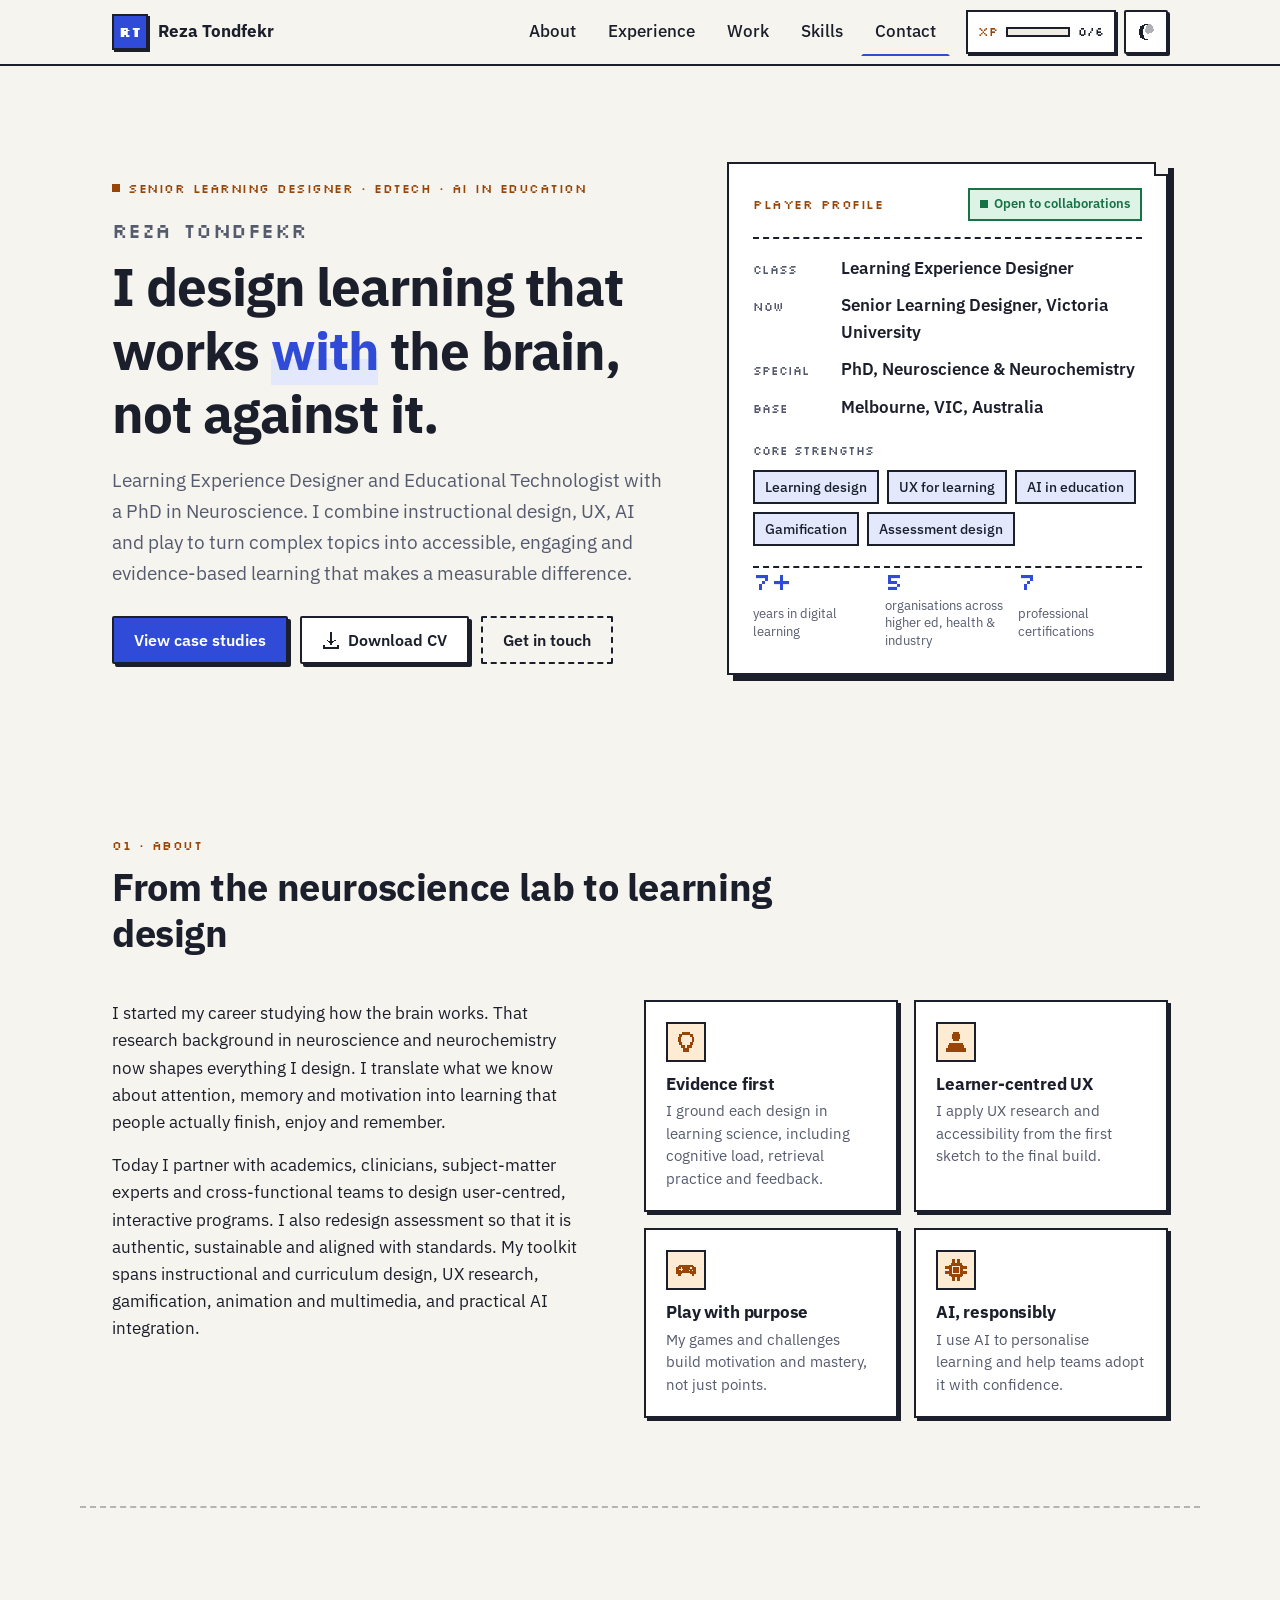
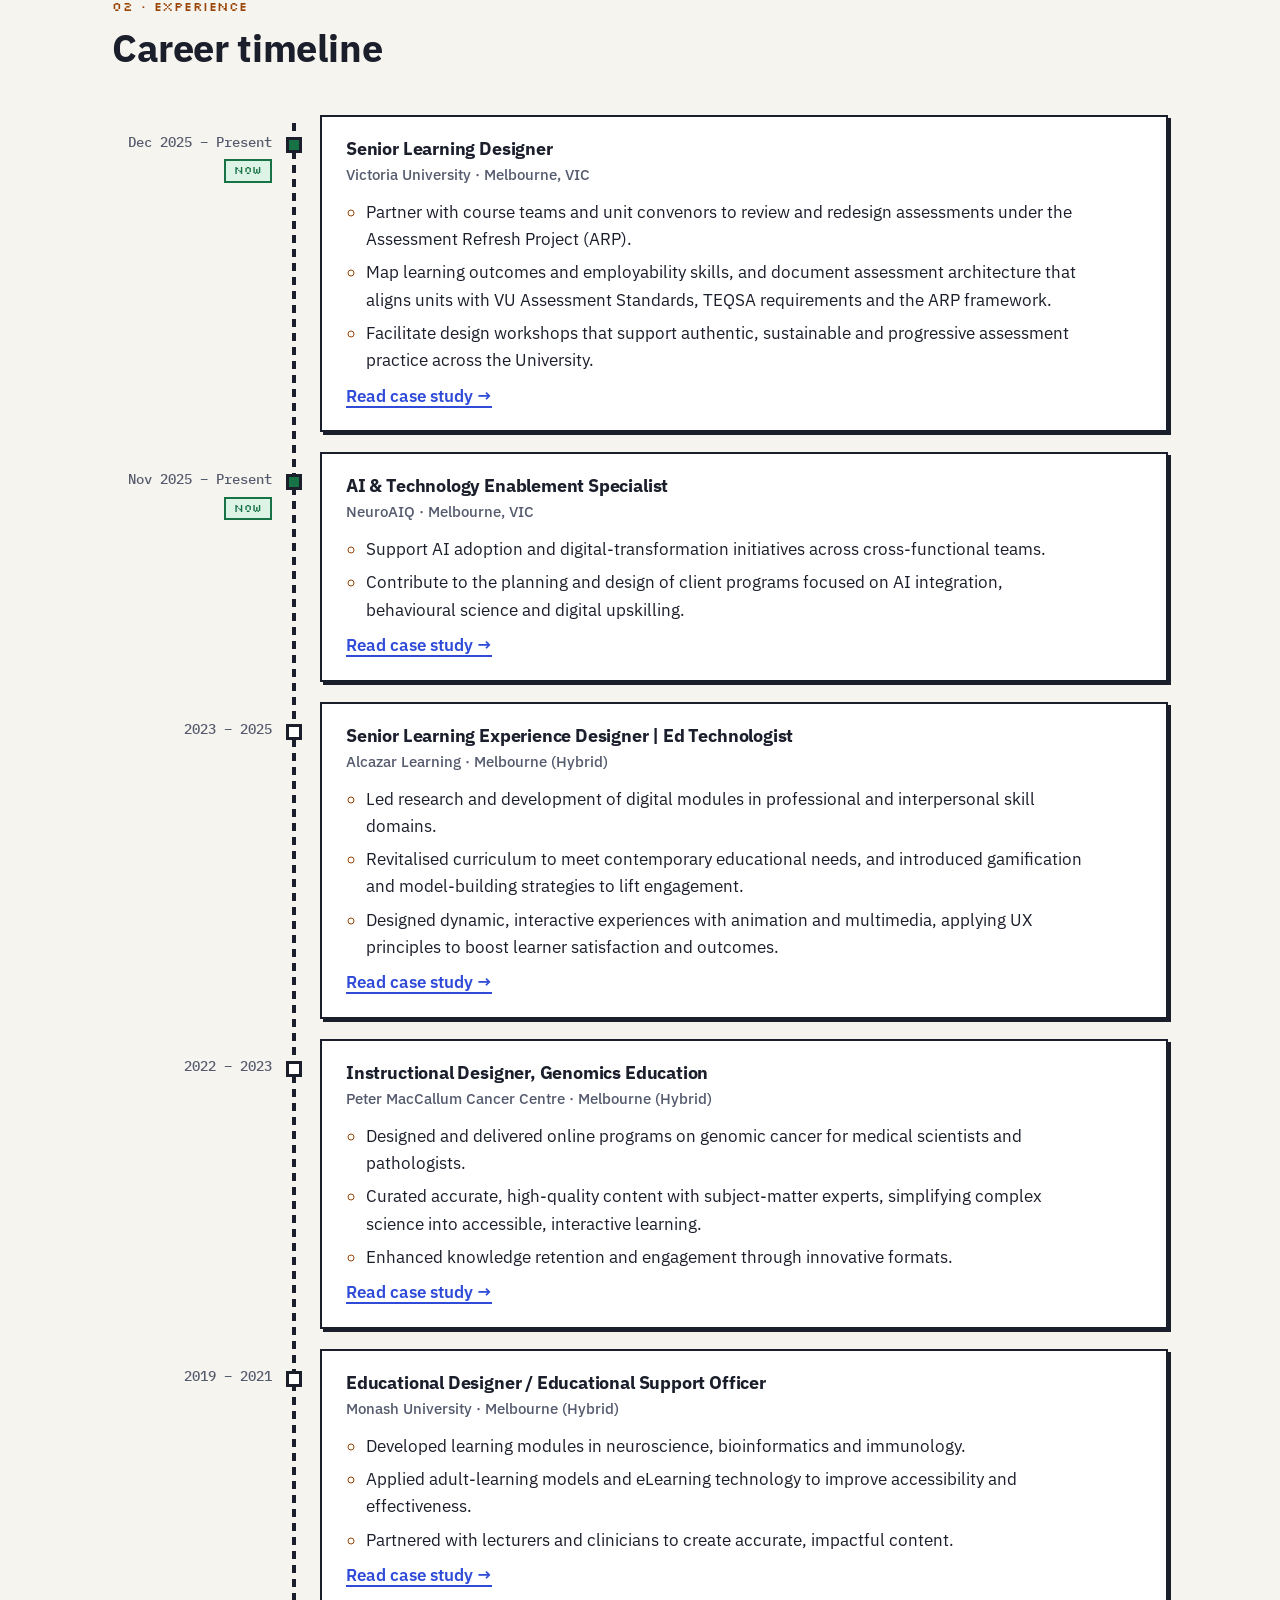
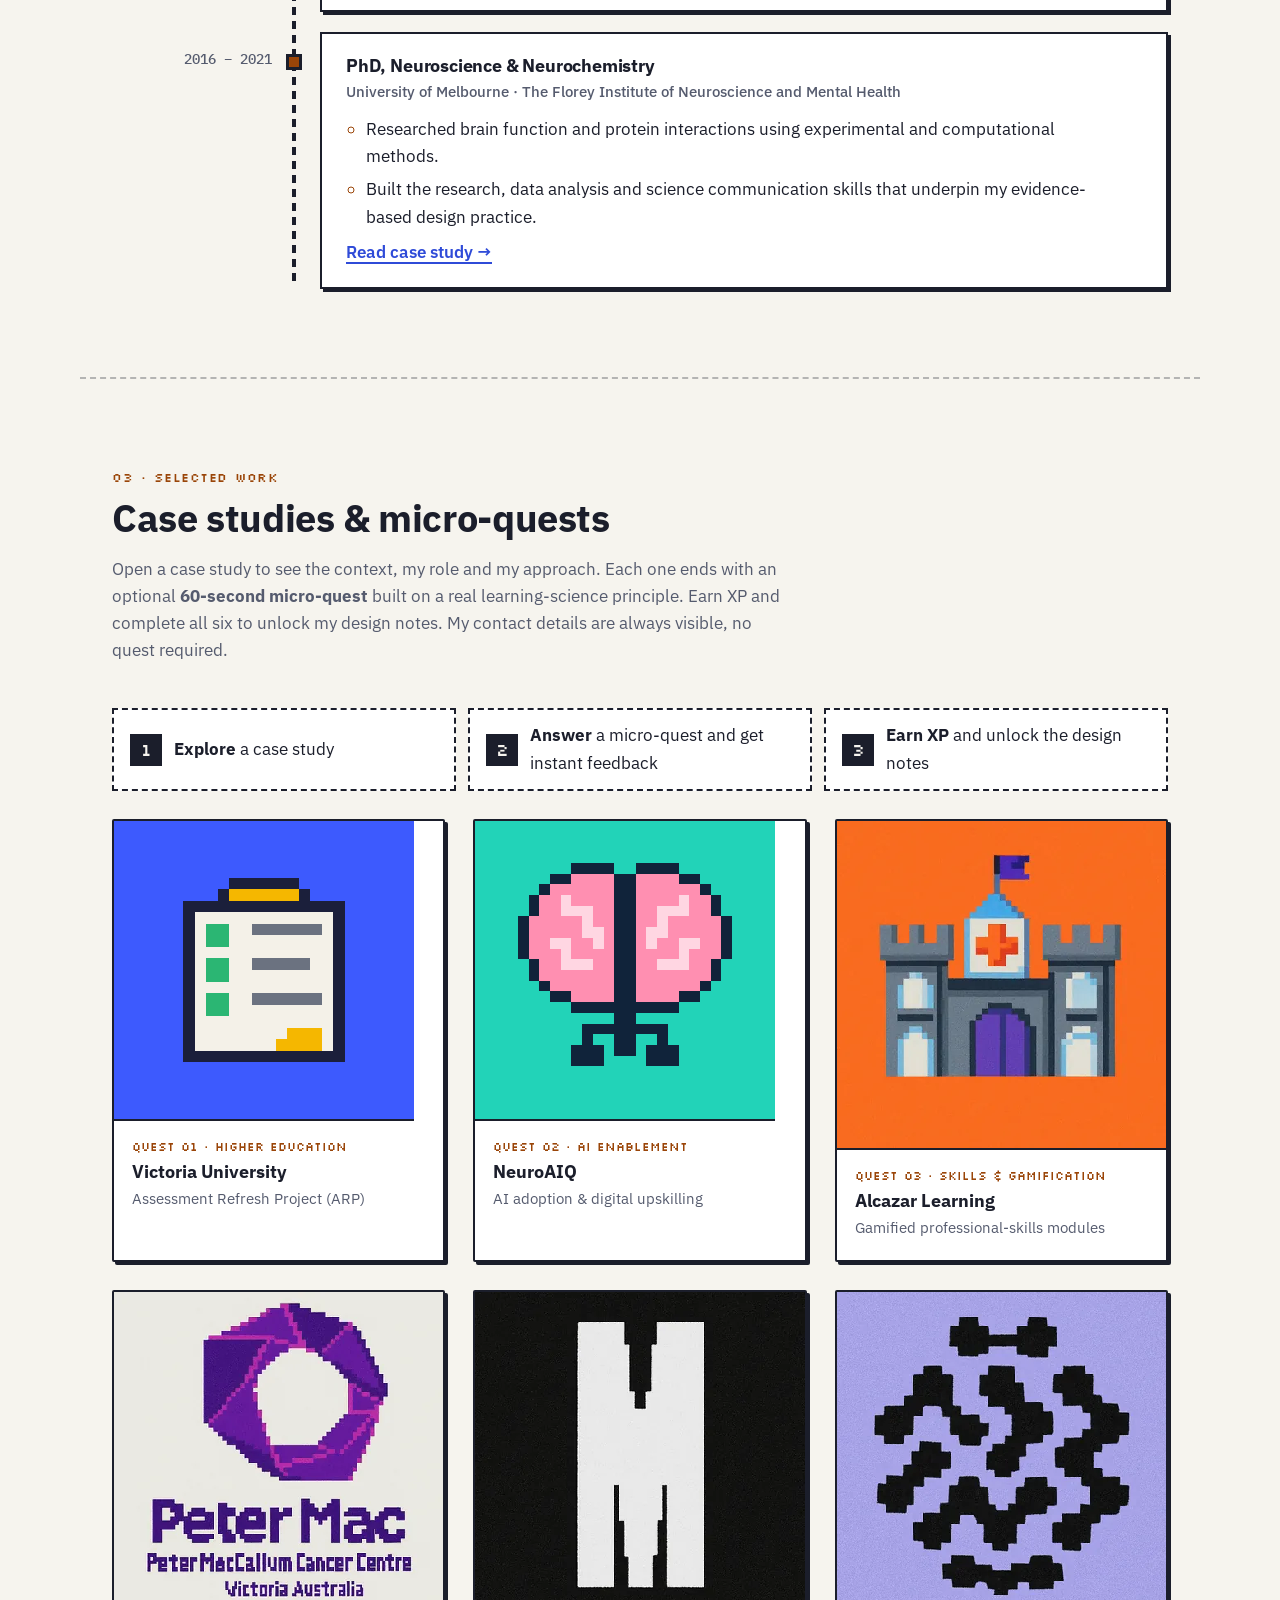
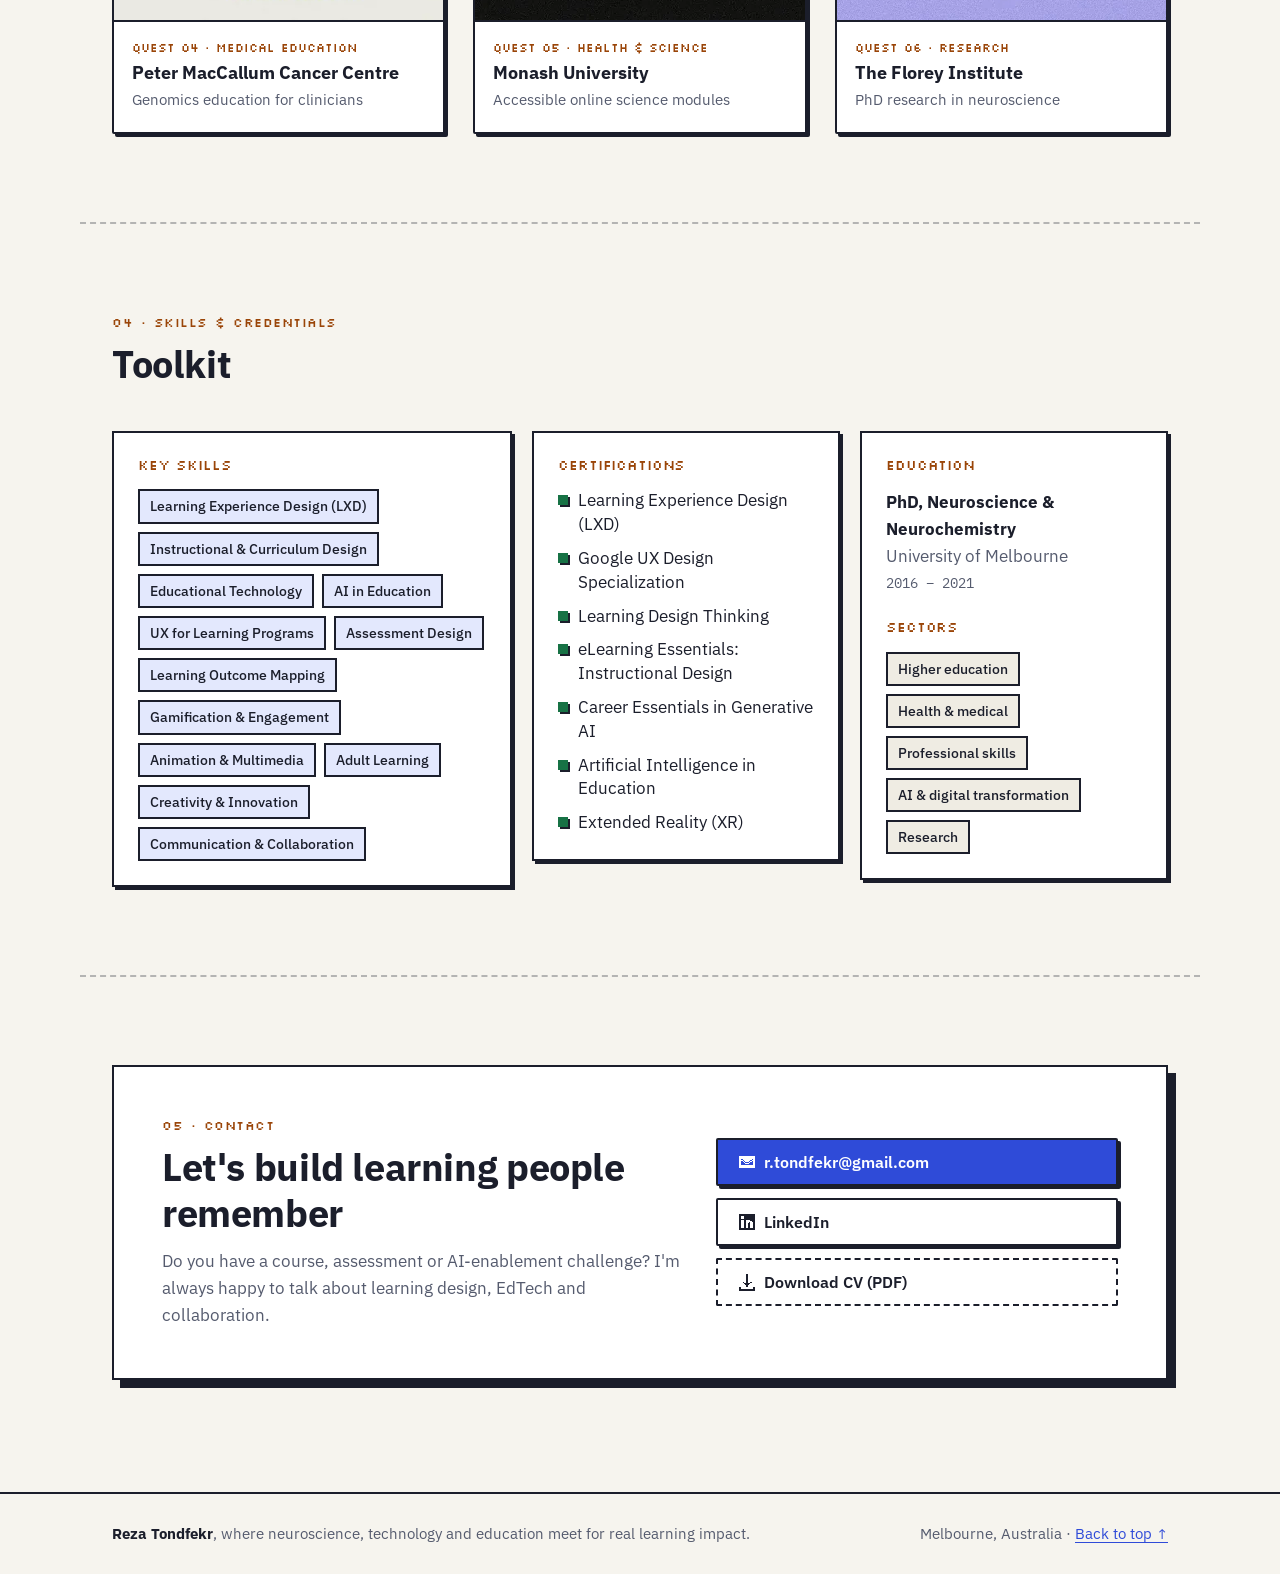
<file: index.html>
<!DOCTYPE html>
<html lang="en-AU">
<head>
    <meta charset="UTF-8">
    <meta name="viewport" content="width=device-width, initial-scale=1.0">
    <title>Reza Tondfekr | Senior Learning Designer &amp; Educational Technologist</title>
    <meta name="description" content="Reza Tondfekr is a Melbourne-based Senior Learning Designer and Educational Technologist with a PhD in Neuroscience, designing evidence-based, AI-enabled and gamified learning experiences.">
    <meta name="author" content="Reza Tondfekr">
    <link rel="canonical" href="https://tondfekr.github.io/portfolio/">
    <meta name="theme-color" content="#F6F4EE" media="(prefers-color-scheme: light)">
    <meta name="theme-color" content="#12131A" media="(prefers-color-scheme: dark)">

    <!-- Open Graph / social preview -->
    <meta property="og:type" content="profile">
    <meta property="og:title" content="Reza Tondfekr | Senior Learning Designer &amp; Educational Technologist">
    <meta property="og:description" content="Neuroscience PhD designing evidence-based, AI-enabled and gamified learning experiences. Melbourne, Australia.">
    <meta property="og:url" content="https://tondfekr.github.io/portfolio/">
    <meta property="og:image" content="https://tondfekr.github.io/portfolio/og-image.png">
    <meta property="og:image:width" content="1200">
    <meta property="og:image:height" content="630">
    <meta property="og:image:alt" content="Reza Tondfekr, Senior Learning Designer and Educational Technologist">
    <meta property="og:locale" content="en_AU">
    <meta name="twitter:card" content="summary_large_image">

    <link rel="icon" href="favicon.svg" type="image/svg+xml">
    <link rel="apple-touch-icon" href="apple-touch-icon.png">
    <link rel="manifest" href="site.webmanifest">

    <link rel="preconnect" href="https://fonts.googleapis.com">
    <link rel="preconnect" href="https://fonts.gstatic.com" crossorigin>
    <link href="https://fonts.googleapis.com/css2?family=IBM+Plex+Mono:wght@400;500&family=IBM+Plex+Sans:ital,wght@0,400;0,500;0,600;0,700;1,400&family=Silkscreen&display=swap" rel="stylesheet">
    <link rel="stylesheet" href="style.css">

    <!-- Apply saved theme before paint to avoid a flash -->
    <script>
        try { const t = localStorage.getItem('rt-theme'); if (t) document.documentElement.dataset.theme = t; } catch (e) {}
    </script>

    <script type="application/ld+json">
    {
        "@context": "https://schema.org",
        "@type": "Person",
        "name": "Reza Tondfekr",
        "jobTitle": "Senior Learning Designer",
        "url": "https://tondfekr.github.io/portfolio/",
        "image": "https://tondfekr.github.io/portfolio/og-image.png",
        "description": "Senior Learning Experience Designer and Educational Technologist with a PhD in Neuroscience.",
        "email": "mailto:r.tondfekr@gmail.com",
        "address": { "@type": "PostalAddress", "addressLocality": "Melbourne", "addressRegion": "VIC", "addressCountry": "AU" },
        "alumniOf": { "@type": "CollegeOrUniversity", "name": "University of Melbourne" },
        "worksFor": { "@type": "CollegeOrUniversity", "name": "Victoria University" },
        "knowsAbout": ["Learning Experience Design", "Instructional Design", "Educational Technology", "Artificial Intelligence in Education", "Assessment Design", "Gamification", "Neuroscience"],
        "sameAs": ["https://www.linkedin.com/in/reza-tondfekr"]
    }
    </script>
</head>
<body>
    <a class="skip-link" href="#main">Skip to content</a>

    <!-- ============ HEADER ============ -->
    <header class="site-header" id="top">
        <div class="header-inner">
            <a href="#top" class="brand" aria-label="Reza Tondfekr, back to top">
                <span class="brand-mark" aria-hidden="true">RT</span>
                <span class="brand-name">Reza Tondfekr</span>
            </a>

            <nav class="site-nav" id="site-nav" aria-label="Main">
                <ul>
                    <li><a href="#about">About</a></li>
                    <li><a href="#experience">Experience</a></li>
                    <li><a href="#work">Work</a></li>
                    <li><a href="#skills">Skills</a></li>
                    <li><a href="#contact">Contact</a></li>
                </ul>
            </nav>

            <div class="header-tools">
                <a href="#work" class="hud" aria-label="XP 0/6 quests completed" id="hud">
                    <span class="hud-label" aria-hidden="true">XP</span>
                    <span class="hud-bar" aria-hidden="true"><span class="hud-fill" id="hud-fill"></span></span>
                    <span class="hud-count" aria-hidden="true" id="hud-count">0/6</span>
                </a>
                <button class="icon-btn" id="theme-toggle" type="button" aria-label="Switch to dark theme">
                    <svg class="icon icon-moon" viewBox="0 0 16 16" aria-hidden="true" shape-rendering="crispEdges"><path d="M6 1h4v1H7v1H6v2H5v6h1v2h1v1h3v1H6v-1H4v-1H3v-2H2V5h1V3h1V2h2z"/><path d="M10 1h2v1h1v1h1v2h1v2h-1v1h-1v1h-2v1H9V9H8V8H7V5h1V3h1V2h1z" opacity=".35"/></svg>
                    <svg class="icon icon-sun" viewBox="0 0 16 16" aria-hidden="true" shape-rendering="crispEdges"><path d="M7 0h2v2H7zM7 14h2v2H7zM0 7h2v2H0zM14 7h2v2h-2zM2 2h2v2H2zM12 2h2v2h-2zM2 12h2v2H2zM12 12h2v2h-2zM6 4h4v1h1v1h1v4h-1v1h-1v1H6v-1H5v-1H4V6h1V5h1z"/></svg>
                </button>
                <button class="icon-btn menu-btn" id="menu-btn" type="button" aria-expanded="false" aria-controls="site-nav" aria-label="Open menu">
                    <svg class="icon" viewBox="0 0 16 16" aria-hidden="true" shape-rendering="crispEdges"><path d="M1 3h14v2H1zM1 7h14v2H1zM1 11h14v2H1z"/></svg>
                </button>
            </div>
        </div>
    </header>

    <main id="main">
        <!-- ============ HERO ============ -->
        <section class="hero container" aria-labelledby="hero-title">
            <div class="hero-copy">
                <p class="eyebrow"><span class="dot" aria-hidden="true"></span> Senior Learning Designer · EdTech · AI in Education</p>
                <h1 id="hero-title" class="hero-title">
                    <span class="hero-name">Reza Tondfekr</span>
                    I design learning that works <em>with</em> the brain, not against it.
                </h1>
                <p class="hero-lede">
                    Learning Experience Designer and Educational Technologist with a PhD in Neuroscience. I combine instructional design, UX, AI and play to turn complex topics into accessible, engaging and evidence-based learning that makes a measurable difference.
                </p>
                <div class="hero-actions">
                    <a href="#work" class="btn btn-primary">View case studies</a>
                    <a href="Reza_Tondfekr_CV.pdf" class="btn btn-secondary" download>
                        <svg class="icon" viewBox="0 0 16 16" aria-hidden="true" shape-rendering="crispEdges"><path d="M7 1h2v8h2v-1h1v1h-1v1h-1v1H9v1H7v-1H6v-1H5V9H4V8h1v1h2zM1 12h2v2h10v-2h2v4H1z"/></svg>
                        Download CV
                    </a>
                    <a href="mailto:r.tondfekr@gmail.com" class="btn btn-ghost">Get in touch</a>
                </div>
            </div>

            <aside class="stat-card" aria-label="Profile at a glance">
                <div class="stat-card-head">
                    <span class="pixel-label">Player profile</span>
                    <span class="status-pill"><span class="pulse" aria-hidden="true"></span>Open to collaborations</span>
                </div>
                <dl class="stats">
                    <div><dt>Class</dt><dd>Learning Experience Designer</dd></div>
                    <div><dt>Now</dt><dd>Senior Learning Designer, Victoria University</dd></div>
                    <div><dt>Special</dt><dd>PhD, Neuroscience &amp; Neurochemistry</dd></div>
                    <div><dt>Base</dt><dd>Melbourne, VIC, Australia</dd></div>
                </dl>
                <div class="strengths">
                    <p class="stats-label">Core strengths</p>
                    <ul class="chips">
                        <li>Learning design</li>
                        <li>UX for learning</li>
                        <li>AI in education</li>
                        <li>Gamification</li>
                        <li>Assessment design</li>
                    </ul>
                </div>
                <ul class="quick-facts">
                    <li><strong>7+</strong><span>years in digital learning</span></li>
                    <li><strong>5</strong><span>organisations across higher ed, health &amp; industry</span></li>
                    <li><strong>7</strong><span>professional certifications</span></li>
                </ul>
            </aside>
        </section>

        <!-- ============ ABOUT ============ -->
        <section class="section container" id="about" aria-labelledby="about-title">
            <div class="section-head">
                <p class="pixel-label">01 · About</p>
                <h2 id="about-title">From the neuroscience lab to learning design</h2>
            </div>
            <div class="about-grid">
                <div class="about-copy">
                    <p>
                        I started my career studying how the brain works. That research background in neuroscience and neurochemistry now shapes everything I design. I translate what we know about attention, memory and motivation into learning that people actually finish, enjoy and remember.
                    </p>
                    <p>
                        Today I partner with academics, clinicians, subject-matter experts and cross-functional teams to design user-centred, interactive programs. I also redesign assessment so that it is authentic, sustainable and aligned with standards. My toolkit spans instructional and curriculum design, UX research, gamification, animation and multimedia, and practical AI integration.
                    </p>
                </div>
                <ul class="principles" aria-label="Design principles">
                    <li class="principle">
                        <span class="principle-icon" aria-hidden="true">
                            <svg viewBox="0 0 16 16" shape-rendering="crispEdges"><path d="M5 1h6v1h2v2h1v4h-1v2h-1v2h-2v3H6v-3H4v-2H3V8H2V4h1V2h2zM7 12h2v-2h2V8h1V4h-1V3H5v1H4v4h1v2h2z"/></svg>
                        </span>
                        <h3>Evidence first</h3>
                        <p>I ground each design in learning science, including cognitive load, retrieval practice and feedback.</p>
                    </li>
                    <li class="principle">
                        <span class="principle-icon" aria-hidden="true">
                            <svg viewBox="0 0 16 16" shape-rendering="crispEdges"><path d="M6 1h4v1h1v4h-1v1H6V6H5V2h1zM3 9h10v1h1v2h1v3H1v-3h1v-2h1z"/></svg>
                        </span>
                        <h3>Learner-centred UX</h3>
                        <p>I apply UX research and accessibility from the first sketch to the final build.</p>
                    </li>
                    <li class="principle">
                        <span class="principle-icon" aria-hidden="true">
                            <svg viewBox="0 0 16 16" shape-rendering="crispEdges"><path d="M3 4h10v1h1v1h1v5h-1v1h-2v-1h-1v-1H5v1H4v1H2v-1H1V6h1V5h1zM4 6v1H3v1h1v1h1V8h1V7H5V6zM11 6v1h1V6zM10 8v1h1V8zM12 8v1h1V8z"/></svg>
                        </span>
                        <h3>Play with purpose</h3>
                        <p>My games and challenges build motivation and mastery, not just points.</p>
                    </li>
                    <li class="principle">
                        <span class="principle-icon" aria-hidden="true">
                            <svg viewBox="0 0 16 16" shape-rendering="crispEdges"><path d="M4 3h8v1h1v8h-1v1H4v-1H3V4h1zM5 5v6h6V5zM6 6h4v4H6zM5 0h2v3H5zM9 0h2v3H9zM5 13h2v3H5zM9 13h2v3H9zM0 5h3v2H0zM0 9h3v2H0zM13 5h3v2h-3zM13 9h3v2h-3z"/></svg>
                        </span>
                        <h3>AI, responsibly</h3>
                        <p>I use AI to personalise learning and help teams adopt it with confidence.</p>
                    </li>
                </ul>
            </div>
        </section>

        <!-- ============ EXPERIENCE ============ -->
        <section class="section container" id="experience" aria-labelledby="experience-title">
            <div class="section-head">
                <p class="pixel-label">02 · Experience</p>
                <h2 id="experience-title">Career timeline</h2>
            </div>

            <ol class="timeline">
                <li class="tl-item is-now">
                    <div class="tl-meta">
                        <span class="tl-date">Dec 2025 – Present</span>
                        <span class="now-pill">Now</span>
                    </div>
                    <div class="tl-body">
                        <h3>Senior Learning Designer</h3>
                        <p class="tl-org">Victoria University · Melbourne, VIC</p>
                        <ul>
                            <li>Partner with course teams and unit convenors to review and redesign assessments under the Assessment Refresh Project (ARP).</li>
                            <li>Map learning outcomes and employability skills, and document assessment architecture that aligns units with VU Assessment Standards, TEQSA requirements and the ARP framework.</li>
                            <li>Facilitate design workshops that support authentic, sustainable and progressive assessment practice across the University.</li>
                        </ul>
                        <button type="button" class="link-btn" data-open="0">Read case study →</button>
                    </div>
                </li>
                <li class="tl-item is-now">
                    <div class="tl-meta">
                        <span class="tl-date">Nov 2025 – Present</span>
                        <span class="now-pill">Now</span>
                    </div>
                    <div class="tl-body">
                        <h3>AI &amp; Technology Enablement Specialist</h3>
                        <p class="tl-org">NeuroAIQ · Melbourne, VIC</p>
                        <ul>
                            <li>Support AI adoption and digital-transformation initiatives across cross-functional teams.</li>
                            <li>Contribute to the planning and design of client programs focused on AI integration, behavioural science and digital upskilling.</li>
                        </ul>
                        <button type="button" class="link-btn" data-open="1">Read case study →</button>
                    </div>
                </li>
                <li class="tl-item">
                    <div class="tl-meta"><span class="tl-date">2023 – 2025</span></div>
                    <div class="tl-body">
                        <h3>Senior Learning Experience Designer | Ed Technologist</h3>
                        <p class="tl-org">Alcazar Learning · Melbourne (Hybrid)</p>
                        <ul>
                            <li>Led research and development of digital modules in professional and interpersonal skill domains.</li>
                            <li>Revitalised curriculum to meet contemporary educational needs, and introduced gamification and model-building strategies to lift engagement.</li>
                            <li>Designed dynamic, interactive experiences with animation and multimedia, applying UX principles to boost learner satisfaction and outcomes.</li>
                        </ul>
                        <button type="button" class="link-btn" data-open="2">Read case study →</button>
                    </div>
                </li>
                <li class="tl-item">
                    <div class="tl-meta"><span class="tl-date">2022 – 2023</span></div>
                    <div class="tl-body">
                        <h3>Instructional Designer, Genomics Education</h3>
                        <p class="tl-org">Peter MacCallum Cancer Centre · Melbourne (Hybrid)</p>
                        <ul>
                            <li>Designed and delivered online programs on genomic cancer for medical scientists and pathologists.</li>
                            <li>Curated accurate, high-quality content with subject-matter experts, simplifying complex science into accessible, interactive learning.</li>
                            <li>Enhanced knowledge retention and engagement through innovative formats.</li>
                        </ul>
                        <button type="button" class="link-btn" data-open="3">Read case study →</button>
                    </div>
                </li>
                <li class="tl-item">
                    <div class="tl-meta"><span class="tl-date">2019 – 2021</span></div>
                    <div class="tl-body">
                        <h3>Educational Designer / Educational Support Officer</h3>
                        <p class="tl-org">Monash University · Melbourne (Hybrid)</p>
                        <ul>
                            <li>Developed learning modules in neuroscience, bioinformatics and immunology.</li>
                            <li>Applied adult-learning models and eLearning technology to improve accessibility and effectiveness.</li>
                            <li>Partnered with lecturers and clinicians to create accurate, impactful content.</li>
                        </ul>
                        <button type="button" class="link-btn" data-open="4">Read case study →</button>
                    </div>
                </li>
                <li class="tl-item tl-edu">
                    <div class="tl-meta"><span class="tl-date">2016 – 2021</span></div>
                    <div class="tl-body">
                        <h3>PhD, Neuroscience &amp; Neurochemistry</h3>
                        <p class="tl-org">University of Melbourne · The Florey Institute of Neuroscience and Mental Health</p>
                        <ul>
                            <li>Researched brain function and protein interactions using experimental and computational methods.</li>
                            <li>Built the research, data analysis and science communication skills that underpin my evidence-based design practice.</li>
                        </ul>
                        <button type="button" class="link-btn" data-open="5">Read case study →</button>
                    </div>
                </li>
            </ol>
        </section>

        <!-- ============ WORK / QUESTS ============ -->
        <section class="section container" id="work" aria-labelledby="work-title">
            <div class="section-head">
                <p class="pixel-label">03 · Selected work</p>
                <h2 id="work-title">Case studies &amp; micro-quests</h2>
                <p class="section-intro">
                    Open a case study to see the context, my role and my approach. Each one ends with an optional
                    <strong>60-second micro-quest</strong> built on a real learning-science principle. Earn XP and complete all six
                    to unlock my design notes. My contact details are always visible, no quest required.
                </p>
            </div>

            <ol class="how-it-works" aria-label="How the quests work">
                <li><span class="step" aria-hidden="true">1</span><div><strong>Explore</strong> a case study</div></li>
                <li><span class="step" aria-hidden="true">2</span><div><strong>Answer</strong> a micro-quest and get instant feedback</div></li>
                <li><span class="step" aria-hidden="true">3</span><div><strong>Earn XP</strong> and unlock the design notes</div></li>
            </ol>

            <ul class="work-grid" id="work-grid">
                <li>
                    <button type="button" class="work-card" data-open="0" aria-describedby="w0">
                        <span class="work-media"><img class="pixel-art" src="vu.svg" alt="" width="400" height="400" loading="lazy"></span>
                        <span class="work-body">
                            <span class="work-eyebrow">Quest 01 · Higher education</span>
                            <span class="work-title">Victoria University</span>
                            <span class="work-sub" id="w0">Assessment Refresh Project (ARP)</span>
                            <span class="work-done"><span aria-hidden="true">✓ </span>Complete</span>
                        </span>
                    </button>
                </li>
                <li>
                    <button type="button" class="work-card" data-open="1" aria-describedby="w1">
                        <span class="work-media"><img class="pixel-art" src="neuroaiq.svg" alt="" width="400" height="400" loading="lazy"></span>
                        <span class="work-body">
                            <span class="work-eyebrow">Quest 02 · AI enablement</span>
                            <span class="work-title">NeuroAIQ</span>
                            <span class="work-sub" id="w1">AI adoption &amp; digital upskilling</span>
                            <span class="work-done"><span aria-hidden="true">✓ </span>Complete</span>
                        </span>
                    </button>
                </li>
                <li>
                    <button type="button" class="work-card" data-open="2" aria-describedby="w2">
                        <span class="work-media"><img class="pixel-art" src="alcazar-400.webp" srcset="alcazar-400.webp 400w, alcazar-800.webp 800w" sizes="(max-width: 600px) 96px, (max-width: 1000px) 46vw, 340px" alt="" width="400" height="400" loading="lazy"></span>
                        <span class="work-body">
                            <span class="work-eyebrow">Quest 03 · Skills &amp; gamification</span>
                            <span class="work-title">Alcazar Learning</span>
                            <span class="work-sub" id="w2">Gamified professional-skills modules</span>
                            <span class="work-done"><span aria-hidden="true">✓ </span>Complete</span>
                        </span>
                    </button>
                </li>
                <li>
                    <button type="button" class="work-card" data-open="3" aria-describedby="w3">
                        <span class="work-media"><img class="pixel-art" src="petermac-400.webp" srcset="petermac-400.webp 400w, petermac-800.webp 800w" sizes="(max-width: 600px) 96px, (max-width: 1000px) 46vw, 340px" alt="" width="400" height="400" loading="lazy"></span>
                        <span class="work-body">
                            <span class="work-eyebrow">Quest 04 · Medical education</span>
                            <span class="work-title">Peter MacCallum Cancer Centre</span>
                            <span class="work-sub" id="w3">Genomics education for clinicians</span>
                            <span class="work-done"><span aria-hidden="true">✓ </span>Complete</span>
                        </span>
                    </button>
                </li>
                <li>
                    <button type="button" class="work-card" data-open="4" aria-describedby="w4">
                        <span class="work-media"><img class="pixel-art" src="monash-400.webp" srcset="monash-400.webp 400w, monash-800.webp 800w" sizes="(max-width: 600px) 96px, (max-width: 1000px) 46vw, 340px" alt="" width="400" height="400" loading="lazy"></span>
                        <span class="work-body">
                            <span class="work-eyebrow">Quest 05 · Health &amp; science</span>
                            <span class="work-title">Monash University</span>
                            <span class="work-sub" id="w4">Accessible online science modules</span>
                            <span class="work-done"><span aria-hidden="true">✓ </span>Complete</span>
                        </span>
                    </button>
                </li>
                <li>
                    <button type="button" class="work-card" data-open="5" aria-describedby="w5">
                        <span class="work-media"><img class="pixel-art" src="florey-400.webp" srcset="florey-400.webp 400w, florey-800.webp 800w" sizes="(max-width: 600px) 96px, (max-width: 1000px) 46vw, 340px" alt="" width="400" height="400" loading="lazy"></span>
                        <span class="work-body">
                            <span class="work-eyebrow">Quest 06 · Research</span>
                            <span class="work-title">The Florey Institute</span>
                            <span class="work-sub" id="w5">PhD research in neuroscience</span>
                            <span class="work-done"><span aria-hidden="true">✓ </span>Complete</span>
                        </span>
                    </button>
                </li>
            </ul>

            <div class="unlock-card" id="unlock-card" hidden>
                <p class="pixel-label">Achievement unlocked · Portfolio Explorer</p>
                <h3>You just experienced my design approach</h3>
                <p>Those six quests weren't just decoration. They quietly used the same principles I build into real programs:</p>
                <ul class="unlock-list">
                    <li><strong>Retrieval practice:</strong> answering a question strengthens memory more than rereading.</li>
                    <li><strong>Immediate, explanatory feedback:</strong> every answer told you <em>why</em>, not just right or wrong.</li>
                    <li><strong>Safe failure:</strong> you could retry with no penalty, which keeps you motivated.</li>
                    <li><strong>Autonomy &amp; visible progress:</strong> you chose the order, and the XP bar showed your competence growing.</li>
                    <li><strong>Chunking:</strong> short, focused challenges kept the cognitive load low.</li>
                </ul>
                <div class="hero-actions">
                    <a href="mailto:r.tondfekr@gmail.com?subject=Hello%20from%20your%20portfolio" class="btn btn-primary">Let's design something together</a>
                    <button type="button" class="btn btn-ghost" id="reset-progress">Reset quests</button>
                </div>
            </div>
        </section>

        <!-- ============ SKILLS ============ -->
        <section class="section container" id="skills" aria-labelledby="skills-title">
            <div class="section-head">
                <p class="pixel-label">04 · Skills &amp; credentials</p>
                <h2 id="skills-title">Toolkit</h2>
            </div>
            <div class="skills-grid">
                <div class="panel">
                    <h3 class="panel-title">Key skills</h3>
                    <ul class="chips">
                        <li>Learning Experience Design (LXD)</li>
                        <li>Instructional &amp; Curriculum Design</li>
                        <li>Educational Technology</li>
                        <li>AI in Education</li>
                        <li>UX for Learning Programs</li>
                        <li>Assessment Design</li>
                        <li>Learning Outcome Mapping</li>
                        <li>Gamification &amp; Engagement</li>
                        <li>Animation &amp; Multimedia</li>
                        <li>Adult Learning</li>
                        <li>Creativity &amp; Innovation</li>
                        <li>Communication &amp; Collaboration</li>
                    </ul>
                </div>
                <div class="panel">
                    <h3 class="panel-title">Certifications</h3>
                    <ul class="cert-list">
                        <li>Learning Experience Design (LXD)</li>
                        <li>Google UX Design Specialization</li>
                        <li>Learning Design Thinking</li>
                        <li>eLearning Essentials: Instructional Design</li>
                        <li>Career Essentials in Generative AI</li>
                        <li>Artificial Intelligence in Education</li>
                        <li>Extended Reality (XR)</li>
                    </ul>
                </div>
                <div class="panel">
                    <h3 class="panel-title">Education</h3>
                    <div class="edu">
                        <p class="edu-degree">PhD, Neuroscience &amp; Neurochemistry</p>
                        <p class="edu-org">University of Melbourne</p>
                        <p class="edu-date">2016 – 2021</p>
                    </div>
                    <h3 class="panel-title panel-title-sub">Sectors</h3>
                    <ul class="chips chips-quiet">
                        <li>Higher education</li>
                        <li>Health &amp; medical</li>
                        <li>Professional skills</li>
                        <li>AI &amp; digital transformation</li>
                        <li>Research</li>
                    </ul>
                </div>
            </div>
        </section>

        <!-- ============ CONTACT ============ -->
        <section class="section container" id="contact" aria-labelledby="contact-title">
            <div class="contact-card">
                <div>
                    <p class="pixel-label">05 · Contact</p>
                    <h2 id="contact-title">Let's build learning people remember</h2>
                    <p>Do you have a course, assessment or AI-enablement challenge? I'm always happy to talk about learning design, EdTech and collaboration.</p>
                </div>
                <div class="contact-actions">
                    <a href="mailto:r.tondfekr@gmail.com" class="btn btn-primary">
                        <svg class="icon" viewBox="0 0 16 16" aria-hidden="true" shape-rendering="crispEdges"><path d="M1 3h14v10H1zM3 5v1h1v1h1v1h1v1h4V8h1V7h1V6h1V5h-1v1h-1v1h-1v1H6V7H5V6H4V5zM3 7v4h10V7h-1v1h-1v1h-1v1H6V9H5V8H4V7z"/></svg>
                        r.tondfekr@gmail.com
                    </a>
                    <a href="https://www.linkedin.com/in/reza-tondfekr" class="btn btn-secondary" target="_blank" rel="noopener noreferrer">
                        <svg class="icon" viewBox="0 0 16 16" aria-hidden="true" shape-rendering="crispEdges"><path d="M1 1h14v14H1zM3 6v7h2V6zM3 3v2h2V3zM7 6v7h2V9h1V8h1v5h2V8h-1V7h-1V6h-2v1H9V6z"/></svg>
                        LinkedIn<span class="visually-hidden"> (opens in a new tab)</span>
                    </a>
                    <a href="Reza_Tondfekr_CV.pdf" class="btn btn-ghost" download>
                        <svg class="icon" viewBox="0 0 16 16" aria-hidden="true" shape-rendering="crispEdges"><path d="M7 1h2v8h2v-1h1v1h-1v1h-1v1H9v1H7v-1H6v-1H5V9H4V8h1v1h2zM1 12h2v2h10v-2h2v4H1z"/></svg>
                        Download CV (PDF)
                    </a>
                </div>
            </div>
        </section>
    </main>

    <footer class="site-footer">
        <div class="container footer-inner">
            <p><strong>Reza Tondfekr</strong>, where neuroscience, technology and education meet for real learning impact.</p>
            <p class="footer-meta">Melbourne, Australia · <a href="#top">Back to top ↑</a></p>
        </div>
    </footer>

    <!-- ============ CASE STUDY DIALOG ============ -->
    <dialog class="modal" id="project-modal" aria-labelledby="modal-title">
        <div class="modal-inner">
            <button type="button" class="icon-btn modal-close" id="modal-close" aria-label="Close case study">
                <svg class="icon" viewBox="0 0 16 16" aria-hidden="true" shape-rendering="crispEdges"><path d="M2 2h2v1h1v1h1v1h1v1h2V5h1V4h1V3h1V2h2v2h-1v1h-1v1h-1v1H9v2h1v1h1v1h1v1h1v2h-2v-1h-1v-1H9v-1H7v1H6v1H5v1H4v1H2v-2h1v-1h1v-1h1v-1h1V9h1V7H6V6H5V5H4V4H3V3H2z"/></svg>
            </button>
            <div id="modal-content"></div>
        </div>
    </dialog>

    <div class="toast" id="toast" role="status" aria-live="polite"></div>

    <script src="script.js" defer></script>
</body>
</html>
</file>
<file: style.css>
/* ==========================================================================
   Reza Tondfekr, Portfolio
   "Modern retro": clean editorial layout with pixel-art accents
   ========================================================================== */

/* ---------- Design tokens ---------- */
:root {
    --bg: #F6F4EE;
    --surface: #FFFFFF;
    --surface-2: #EFECE3;
    --ink: #1B1E2B;
    --muted: #555B6E;
    --border: #1B1E2B;
    --shadow: #1B1E2B;
    --primary: #2F4BD8;
    --primary-ink: #FFFFFF;
    --primary-soft: #E3E8FD;
    --success: #177245;
    --success-soft: #DDF3E6;
    --danger: #B42318;
    --danger-soft: #FDE4E1;
    --accent: #9A4508;
    --accent-soft: #FDEBD3;
    --focus: #2F4BD8;

    --font-sans: "IBM Plex Sans", system-ui, -apple-system, "Segoe UI", Roboto, sans-serif;
    --font-mono: "IBM Plex Mono", ui-monospace, "Cascadia Mono", Consolas, monospace;
    --font-pixel: "Silkscreen", var(--font-mono);

    --maxw: 1120px;
    --gutter: clamp(16px, 4vw, 32px);
    --radius: 2px;
    --shadow-sm: 3px 3px 0 var(--shadow);
    --shadow-md: 5px 5px 0 var(--shadow);
    --header-h: 64px;
    color-scheme: light;
}

@media (prefers-color-scheme: dark) {
    :root:not([data-theme="light"]) {
        --bg: #12131A;
        --surface: #1B1D27;
        --surface-2: #232633;
        --ink: #ECEBE4;
        --muted: #A3A7B7;
        --border: #6B7090;
        --shadow: #000000;
        --primary: #8EA2FF;
        --primary-ink: #12131A;
        --primary-soft: #252B4D;
        --success: #5BD68F;
        --success-soft: #173325;
        --danger: #FF8A7A;
        --danger-soft: #3A1D1A;
        --accent: #F5B84A;
        --accent-soft: #3A2C12;
        --focus: #F5B84A;
        color-scheme: dark;
    }
}

:root[data-theme="dark"] {
    --bg: #12131A;
    --surface: #1B1D27;
    --surface-2: #232633;
    --ink: #ECEBE4;
    --muted: #A3A7B7;
    --border: #6B7090;
    --shadow: #000000;
    --primary: #8EA2FF;
    --primary-ink: #12131A;
    --primary-soft: #252B4D;
    --success: #5BD68F;
    --success-soft: #173325;
    --danger: #FF8A7A;
    --danger-soft: #3A1D1A;
    --accent: #F5B84A;
    --accent-soft: #3A2C12;
    --focus: #F5B84A;
    color-scheme: dark;
}

/* ---------- Base ---------- */
*,
*::before,
*::after { box-sizing: border-box; }

* { margin: 0; }

html {
    scroll-behavior: smooth;
    scroll-padding-top: calc(var(--header-h) + 16px);
    -webkit-text-size-adjust: 100%;
}

body {
    background: var(--bg);
    color: var(--ink);
    font-family: var(--font-sans);
    font-size: clamp(1rem, 0.95rem + 0.25vw, 1.0625rem);
    line-height: 1.6;
    overflow-x: hidden;
    -webkit-font-smoothing: antialiased;
}

img, svg { display: block; max-width: 100%; }

a { color: var(--primary); text-underline-offset: 3px; }

button { font: inherit; color: inherit; }

ul[class], ol[class] { list-style: none; padding: 0; }

h1, h2, h3 { line-height: 1.2; letter-spacing: -0.01em; }

:focus-visible {
    outline: 3px solid var(--focus);
    outline-offset: 2px;
}

.container {
    width: 100%;
    max-width: var(--maxw);
    margin-inline: auto;
    padding-inline: var(--gutter);
}

.visually-hidden {
    position: absolute !important;
    width: 1px; height: 1px;
    overflow: hidden;
    clip: rect(0 0 0 0);
    white-space: nowrap;
}

.skip-link {
    position: absolute;
    left: 16px;
    top: -100px;
    z-index: 100;
    background: var(--primary);
    color: var(--primary-ink);
    padding: 10px 16px;
    font-weight: 600;
    border: 2px solid var(--border);
    text-decoration: none;
}
.skip-link:focus { top: 12px; }

.icon { width: 18px; height: 18px; fill: currentColor; flex-shrink: 0; }

.pixel-label,
.eyebrow {
    font-family: var(--font-pixel);
    font-size: 0.8125rem;
    letter-spacing: 0.04em;
    text-transform: uppercase;
    color: var(--accent);
}

/* ---------- Buttons ---------- */
.btn {
    display: inline-flex;
    align-items: center;
    justify-content: center;
    gap: 8px;
    min-height: 48px;
    padding: 12px 20px;
    border: 2px solid var(--border);
    border-radius: var(--radius);
    font-weight: 600;
    font-size: 1rem;
    line-height: 1.2;
    text-decoration: none;
    cursor: pointer;
    box-shadow: var(--shadow-sm);
    transition: transform 0.15s ease, box-shadow 0.15s ease, background-color 0.15s ease;
}
.btn:hover { transform: translate(-2px, -2px); box-shadow: var(--shadow-md); }
.btn:active { transform: translate(2px, 2px); box-shadow: 0 0 0 var(--shadow); }

.btn-primary { background: var(--primary); color: var(--primary-ink); }
.btn-secondary { background: var(--surface); color: var(--ink); }
.btn-ghost { background: transparent; color: var(--ink); box-shadow: none; border-style: dashed; }
.btn-ghost:hover { box-shadow: var(--shadow-sm); border-style: solid; background: var(--surface); }

.icon-btn {
    display: inline-flex;
    align-items: center;
    justify-content: center;
    width: 44px;
    height: 44px;
    background: var(--surface);
    border: 2px solid var(--border);
    border-radius: var(--radius);
    cursor: pointer;
    color: var(--ink);
    box-shadow: 2px 2px 0 var(--shadow);
    transition: transform 0.15s ease, box-shadow 0.15s ease;
}
.icon-btn:hover { transform: translate(-1px, -1px); box-shadow: 3px 3px 0 var(--shadow); }
.icon-btn:active { transform: translate(1px, 1px); box-shadow: none; }

.link-btn {
    background: none;
    border: 0;
    padding: 8px 0;
    min-height: 44px;
    color: var(--primary);
    font-weight: 600;
    cursor: pointer;
    text-decoration: underline;
    text-decoration-thickness: 2px;
    text-underline-offset: 4px;
}
.link-btn:hover { text-decoration-style: dashed; }

/* ---------- Header ---------- */
.site-header {
    position: sticky;
    top: 0;
    z-index: 50;
    background: color-mix(in srgb, var(--bg) 88%, transparent);
    -webkit-backdrop-filter: blur(8px);
    backdrop-filter: blur(8px);
    border-bottom: 2px solid var(--border);
}

.header-inner {
    max-width: var(--maxw);
    margin-inline: auto;
    padding-inline: var(--gutter);
    height: var(--header-h);
    display: flex;
    align-items: center;
    gap: 16px;
}

.brand {
    display: inline-flex;
    align-items: center;
    gap: 10px;
    color: var(--ink);
    text-decoration: none;
    font-weight: 700;
    margin-right: auto;
}

.brand-mark {
    display: grid;
    place-items: center;
    width: 36px;
    height: 36px;
    background: var(--primary);
    color: var(--primary-ink);
    font-family: var(--font-pixel);
    font-size: 0.9rem;
    border: 2px solid var(--border);
    box-shadow: 2px 2px 0 var(--shadow);
}

.site-nav ul { display: flex; gap: 4px; list-style: none; padding: 0; }

.site-nav a {
    display: block;
    padding: 8px 12px;
    color: var(--ink);
    text-decoration: none;
    font-weight: 500;
    border: 2px solid transparent;
}
.site-nav a:hover { border-color: var(--border); background: var(--surface); }
.site-nav a[aria-current="true"] { border-bottom-color: var(--primary); }

.header-tools { display: flex; align-items: center; gap: 8px; }

.hud {
    display: inline-flex;
    align-items: center;
    gap: 8px;
    min-height: 44px;
    padding: 0 10px;
    background: var(--surface);
    border: 2px solid var(--border);
    box-shadow: 2px 2px 0 var(--shadow);
    color: var(--ink);
    text-decoration: none;
    font-family: var(--font-pixel);
    font-size: 0.75rem;
}
.hud-label { color: var(--accent); }
.hud-bar {
    position: relative;
    width: 64px;
    height: 10px;
    border: 2px solid var(--border);
    background: var(--surface-2);
}
.hud-fill {
    position: absolute;
    inset: 0 auto 0 0;
    width: 0;
    background: repeating-linear-gradient(90deg, var(--success) 0 6px, transparent 6px 8px);
    transition: width 0.5s ease;
}
.hud.is-bump { animation: bump 0.5s ease; }

@keyframes bump {
    40% { transform: scale(1.12); }
}

.theme-toggle .icon-sun { display: none; }
#theme-toggle .icon-sun { display: none; }
#theme-toggle .icon-moon { display: block; }
:root[data-theme="dark"] #theme-toggle .icon-sun { display: block; }
:root[data-theme="dark"] #theme-toggle .icon-moon { display: none; }
@media (prefers-color-scheme: dark) {
    :root:not([data-theme="light"]) #theme-toggle .icon-sun { display: block; }
    :root:not([data-theme="light"]) #theme-toggle .icon-moon { display: none; }
}

.menu-btn { display: none; }

/* ---------- Hero ---------- */
.hero {
    display: grid;
    grid-template-columns: minmax(0, 1.25fr) minmax(0, 1fr);
    gap: clamp(32px, 5vw, 64px);
    align-items: center;
    padding-block: clamp(48px, 8vw, 96px) clamp(40px, 6vw, 72px);
}

.eyebrow { display: inline-flex; align-items: center; gap: 8px; margin-bottom: 20px; }
.eyebrow .dot { width: 8px; height: 8px; background: var(--accent); }

.hero-title {
    font-size: clamp(2rem, 1.3rem + 3.2vw, 3.3rem);
    font-weight: 700;
    letter-spacing: -0.02em;
    max-width: 18ch;
}
.hero-title em { font-style: normal; color: var(--primary); background: linear-gradient(transparent 62%, var(--primary-soft) 62%); }

.hero-name {
    display: block;
    font-family: var(--font-pixel);
    font-size: clamp(1rem, 0.9rem + 0.6vw, 1.3rem);
    font-weight: 400;
    letter-spacing: 0.02em;
    color: var(--muted);
    margin-bottom: 12px;
}

.hero-lede {
    margin-top: 20px;
    max-width: 58ch;
    color: var(--muted);
    font-size: clamp(1.05rem, 1rem + 0.3vw, 1.2rem);
}

.hero-actions { display: flex; flex-wrap: wrap; gap: 12px; margin-top: 28px; }

/* Player-profile card */
.stat-card {
    background: var(--surface);
    border: 2px solid var(--border);
    box-shadow: 6px 6px 0 var(--shadow);
    padding: 24px;
    position: relative;
}
.stat-card::before {
    /* stepped pixel corner */
    content: "";
    position: absolute;
    top: -2px; right: -2px;
    width: 14px; height: 14px;
    background: var(--bg);
    border-left: 2px solid var(--border);
    border-bottom: 2px solid var(--border);
}

.stat-card-head {
    display: flex;
    flex-wrap: wrap;
    align-items: center;
    justify-content: space-between;
    gap: 8px;
    padding-bottom: 16px;
    margin-bottom: 16px;
    border-bottom: 2px dashed var(--border);
}

.status-pill {
    display: inline-flex;
    align-items: center;
    gap: 6px;
    font-size: 0.8125rem;
    font-weight: 600;
    color: var(--success);
    background: var(--success-soft);
    padding: 4px 10px;
    border: 2px solid currentColor;
}
.pulse { width: 8px; height: 8px; background: currentColor; }

.stats { display: grid; gap: 10px; }
.stats div { display: grid; grid-template-columns: 76px 1fr; gap: 12px; align-items: baseline; }
.stats dt { font-family: var(--font-pixel); font-size: 0.75rem; color: var(--muted); text-transform: uppercase; }
.stats dd { font-weight: 600; }

.strengths { margin-top: 20px; }
.stats-label { font-family: var(--font-pixel); font-size: 0.75rem; color: var(--muted); text-transform: uppercase; margin-bottom: 10px; }

.quick-facts {
    display: grid;
    grid-template-columns: repeat(3, 1fr);
    gap: 8px;
    margin-top: 20px;
    padding-top: 16px;
    border-top: 2px dashed var(--border);
}
.quick-facts li { display: grid; gap: 2px; }
.quick-facts strong { font-family: var(--font-pixel); font-size: 1.5rem; font-weight: 400; color: var(--primary); line-height: 1.1; }
.quick-facts span { font-size: 0.8125rem; color: var(--muted); line-height: 1.35; }

/* ---------- Sections ---------- */
.section { padding-block: clamp(48px, 8vw, 88px); }
.section + .section { border-top: 2px dashed color-mix(in srgb, var(--border) 30%, transparent); }

.section-head { margin-bottom: clamp(28px, 4vw, 44px); max-width: 68ch; }
.section-head h2 { font-size: clamp(1.6rem, 1.2rem + 1.6vw, 2.4rem); margin-top: 8px; }
.section-intro { margin-top: 14px; color: var(--muted); }

/* ---------- About ---------- */
.about-grid {
    display: grid;
    grid-template-columns: minmax(0, 1fr) minmax(0, 1.1fr);
    gap: clamp(28px, 5vw, 56px);
    align-items: start;
}
.about-copy p + p { margin-top: 16px; }
.about-copy p { max-width: 62ch; }

.principles { display: grid; grid-template-columns: repeat(2, minmax(0, 1fr)); gap: 16px; }
.principle {
    background: var(--surface);
    border: 2px solid var(--border);
    box-shadow: var(--shadow-sm);
    padding: 20px;
}
.principle h3 { font-size: 1.05rem; margin: 12px 0 6px; }
.principle p { font-size: 0.9375rem; color: var(--muted); line-height: 1.5; }
.principle-icon {
    display: grid;
    place-items: center;
    width: 40px; height: 40px;
    background: var(--accent-soft);
    border: 2px solid var(--border);
}
.principle-icon svg { width: 22px; height: 22px; fill: var(--accent); }

/* ---------- Timeline ---------- */
.timeline { position: relative; display: grid; gap: 20px; }
.timeline::before {
    content: "";
    position: absolute;
    top: 8px; bottom: 8px;
    left: 180px;
    width: 4px;
    background: repeating-linear-gradient(180deg, var(--border) 0 8px, transparent 8px 14px);
}

.tl-item { display: grid; grid-template-columns: 160px 1fr; gap: 48px; position: relative; }
.tl-item::before {
    /* square pixel node */
    content: "";
    position: absolute;
    left: 174px; top: 22px;
    width: 16px; height: 16px;
    background: var(--surface);
    border: 3px solid var(--border);
}
.tl-item.is-now::before { background: var(--success); }
.tl-item.tl-edu::before { background: var(--accent); }

.tl-meta { padding-top: 16px; text-align: right; display: grid; justify-items: end; gap: 6px; align-content: start; }
.tl-date { font-family: var(--font-mono); font-size: 0.875rem; color: var(--muted); font-weight: 500; }

.now-pill {
    font-family: var(--font-pixel);
    font-size: 0.6875rem;
    color: var(--success);
    background: var(--success-soft);
    border: 2px solid currentColor;
    padding: 1px 8px;
}

.tl-body {
    background: var(--surface);
    border: 2px solid var(--border);
    box-shadow: var(--shadow-sm);
    padding: 20px 24px 12px;
}
.tl-body h3 { font-size: 1.15rem; }
.tl-org { color: var(--muted); font-weight: 500; margin-top: 4px; font-size: 0.9375rem; }
.tl-body ul { margin-top: 12px; padding-left: 20px; display: grid; gap: 6px; }
.tl-body li { max-width: 72ch; }
.tl-body li::marker { color: var(--accent); }

/* ---------- How it works ---------- */
.how-it-works {
    display: grid;
    grid-template-columns: repeat(3, minmax(0, 1fr));
    gap: 12px;
    margin-bottom: 28px;
}
.how-it-works li {
    display: flex;
    align-items: center;
    gap: 12px;
    padding: 12px 16px;
    border: 2px dashed var(--border);
    background: var(--surface);
}
.step {
    display: grid;
    place-items: center;
    flex-shrink: 0;
    width: 32px; height: 32px;
    background: var(--ink);
    color: var(--bg);
    font-family: var(--font-pixel);
}

/* ---------- Work grid ---------- */
.work-grid {
    display: grid;
    grid-template-columns: repeat(3, minmax(0, 1fr));
    gap: clamp(16px, 2.5vw, 28px);
}

.work-card {
    display: flex;
    flex-direction: column;
    width: 100%;
    height: 100%;
    padding: 0;
    text-align: left;
    background: var(--surface);
    border: 2px solid var(--border);
    border-radius: var(--radius);
    box-shadow: var(--shadow-sm);
    cursor: pointer;
    transition: transform 0.15s ease, box-shadow 0.15s ease, border-color 0.15s ease;
    position: relative;
}
.work-card:hover,
.work-card:focus-visible { transform: translate(-3px, -3px); box-shadow: 7px 7px 0 var(--shadow); }
.work-card:active { transform: translate(2px, 2px); box-shadow: 0 0 0 var(--shadow); }

.work-media {
    display: block;
    aspect-ratio: 1 / 1;
    overflow: hidden;
    border-bottom: 2px solid var(--border);
    background: var(--surface-2);
}
.work-media img {
    width: 100%;
    height: 100%;
    object-fit: cover;
    transition: transform 0.4s ease;
}
.work-card:hover .work-media img { transform: scale(1.04); }

.pixel-art { image-rendering: pixelated; }

.work-body { display: grid; gap: 4px; padding: 16px 18px 20px; }
.work-eyebrow { font-family: var(--font-pixel); font-size: 0.75rem; color: var(--accent); text-transform: uppercase; }
.work-title { font-size: 1.15rem; font-weight: 700; line-height: 1.25; }
.work-sub { color: var(--muted); font-size: 0.9375rem; }

.work-done {
    display: none;
    position: absolute;
    top: 12px; right: 12px;
    font-family: var(--font-pixel);
    font-size: 0.75rem;
    color: #FFFFFF;
    background: #177245;
    border: 2px solid var(--border);
    padding: 4px 8px;
    box-shadow: 2px 2px 0 var(--shadow);
}
.work-card.is-complete { border-color: var(--success); }
.work-card.is-complete .work-done { display: block; }

/* Unlock card */
.unlock-card {
    margin-top: 32px;
    padding: clamp(20px, 4vw, 32px);
    background: var(--success-soft);
    border: 2px solid var(--success);
    box-shadow: 6px 6px 0 var(--shadow);
}
.unlock-card .pixel-label { color: var(--success); }
.unlock-card h3 { font-size: clamp(1.3rem, 1.1rem + 1vw, 1.7rem); margin: 8px 0 10px; }
.unlock-list { margin-top: 12px; padding-left: 20px; display: grid; gap: 6px; }
.unlock-card.is-new { animation: pop-in 0.5s ease; }

@keyframes pop-in {
    from { transform: scale(0.96); opacity: 0; }
    to { transform: none; opacity: 1; }
}

/* ---------- Skills ---------- */
.skills-grid {
    display: grid;
    grid-template-columns: minmax(0, 1.3fr) minmax(0, 1fr) minmax(0, 1fr);
    gap: 20px;
    align-items: start;
}
.panel {
    background: var(--surface);
    border: 2px solid var(--border);
    box-shadow: var(--shadow-sm);
    padding: 24px;
}
.panel-title { font-family: var(--font-pixel); font-weight: 400; font-size: 0.875rem; text-transform: uppercase; color: var(--accent); margin-bottom: 16px; }
.panel-title-sub { margin-top: 24px; }

.chips { display: flex; flex-wrap: wrap; gap: 8px; }
.chips li {
    padding: 6px 10px;
    font-size: 0.875rem;
    font-weight: 500;
    background: var(--primary-soft);
    border: 2px solid var(--border);
    line-height: 1.3;
}
.chips-quiet li { background: var(--surface-2); }

.cert-list { display: grid; gap: 10px; }
.cert-list li { display: flex; gap: 10px; align-items: flex-start; line-height: 1.4; }
.cert-list li::before {
    content: "";
    flex-shrink: 0;
    width: 10px; height: 10px;
    margin-top: 6px;
    background: var(--success);
    box-shadow: 2px 2px 0 var(--shadow);
}

.edu-degree { font-weight: 700; font-size: 1.05rem; }
.edu-org { color: var(--muted); }
.edu-date { font-family: var(--font-mono); font-size: 0.875rem; color: var(--muted); margin-top: 2px; }

/* ---------- Contact ---------- */
.contact-card {
    display: grid;
    grid-template-columns: minmax(0, 1.3fr) minmax(0, 1fr);
    gap: 32px;
    align-items: center;
    background: var(--surface);
    border: 2px solid var(--border);
    box-shadow: 8px 8px 0 var(--shadow);
    padding: clamp(24px, 5vw, 48px);
}
.contact-card h2 { font-size: clamp(1.6rem, 1.2rem + 1.6vw, 2.4rem); margin: 8px 0 12px; }
.contact-card p:not(.pixel-label) { color: var(--muted); max-width: 52ch; }
.contact-actions { display: grid; gap: 12px; }
.contact-actions .btn { justify-content: flex-start; word-break: break-all; }

/* ---------- Footer ---------- */
.site-footer { border-top: 2px solid var(--border); padding-block: 28px; margin-top: 24px; }
.footer-inner { display: flex; flex-wrap: wrap; justify-content: space-between; gap: 12px; font-size: 0.9375rem; color: var(--muted); }
.footer-inner strong { color: var(--ink); }

/* ---------- Modal (native <dialog>) ---------- */
.modal {
    width: min(760px, calc(100% - 32px));
    max-height: calc(100dvh - 32px);
    margin: auto;
    padding: 0;
    background: var(--surface);
    color: var(--ink);
    border: 3px solid var(--border);
    border-radius: var(--radius);
    box-shadow: 10px 10px 0 var(--shadow);
    overflow: hidden;
}
.modal::backdrop { background: rgb(10 11 18 / 0.72); }
.modal[open] { animation: modal-in 0.25s ease; }

@keyframes modal-in {
    from { transform: translateY(16px); opacity: 0; }
    to { transform: none; opacity: 1; }
}

.modal-inner {
    max-height: calc(100dvh - 38px);
    overflow-y: auto;
    overscroll-behavior: contain;
    padding: clamp(20px, 4vw, 36px);
}

/* Anchored to the dialog (not the scroller) so it never covers content mid-scroll */
.modal-close { position: absolute; top: 12px; right: 12px; z-index: 2; }

.cs-head { display: grid; grid-template-columns: 112px 1fr; gap: 20px; align-items: center; margin-bottom: 20px; padding-right: 48px; }
.cs-thumb { width: 112px; height: 112px; border: 2px solid var(--border); object-fit: cover; }
.cs-head h2 { font-size: clamp(1.4rem, 1.2rem + 1vw, 1.9rem); margin-top: 4px; }
.cs-meta { color: var(--muted); font-size: 0.9375rem; margin-top: 4px; }

.cs-tldr {
    padding: 14px 16px;
    background: var(--primary-soft);
    border-left: 6px solid var(--primary);
    font-weight: 500;
    margin-bottom: 8px;
}

.cs-block { margin-top: 22px; }
.cs-block h3 { font-family: var(--font-pixel); font-weight: 400; font-size: 0.8125rem; text-transform: uppercase; color: var(--accent); margin-bottom: 8px; }
.cs-block ul { padding-left: 20px; display: grid; gap: 6px; }
.cs-block li::marker { color: var(--accent); }
.cs-note { margin-top: 18px; font-size: 0.875rem; color: var(--muted); font-style: italic; }

/* Quest */
.quest {
    margin-top: 28px;
    padding: 20px;
    background: var(--surface-2);
    border: 2px solid var(--border);
    box-shadow: var(--shadow-sm);
}
.quest-head { display: flex; justify-content: space-between; align-items: center; gap: 12px; flex-wrap: wrap; margin-bottom: 10px; }
.quest-head .pixel-label { color: var(--accent); }
.xp-chip { font-family: var(--font-pixel); font-size: 0.75rem; background: var(--accent-soft); color: var(--accent); border: 2px solid currentColor; padding: 2px 8px; }

.quest fieldset { border: 0; padding: 0; min-width: 0; }
.quest legend { font-weight: 600; font-size: 1.05rem; margin-bottom: 12px; padding: 0; }

.quest-options { display: grid; gap: 10px; }
.quest-option {
    display: flex;
    align-items: center;
    gap: 12px;
    width: 100%;
    min-height: 48px;
    padding: 12px 16px;
    text-align: left;
    background: var(--surface);
    border: 2px solid var(--border);
    box-shadow: 2px 2px 0 var(--shadow);
    cursor: pointer;
    font-weight: 500;
    transition: transform 0.12s ease, box-shadow 0.12s ease;
}
.quest-option:hover:not(:disabled) { transform: translate(-2px, -2px); box-shadow: 4px 4px 0 var(--shadow); }
.quest-option .key {
    display: grid;
    place-items: center;
    flex-shrink: 0;
    width: 28px; height: 28px;
    font-family: var(--font-pixel);
    font-size: 0.8rem;
    border: 2px solid var(--border);
    background: var(--surface-2);
}
.quest-option.is-correct { background: var(--success-soft); border-color: var(--success); }
.quest-option.is-correct .key { background: var(--success); color: var(--surface); border-color: var(--success); }
.quest-option.is-wrong { background: var(--danger-soft); border-color: var(--danger); }
.quest-option.is-wrong .key { background: var(--danger); color: var(--surface); border-color: var(--danger); }
.quest-option:disabled { cursor: default; }
.quest-option.is-wrong:disabled { opacity: 0.75; }

.quest-feedback { margin-top: 14px; min-height: 1px; }
.quest-feedback .fb {
    padding: 12px 14px;
    border: 2px solid currentColor;
    font-size: 0.9375rem;
}
.quest-feedback .fb strong { display: block; margin-bottom: 2px; }
.fb-good { color: var(--success); background: var(--success-soft); }
.fb-bad { color: var(--danger); background: var(--danger-soft); }
.fb p { color: var(--ink); }

.modal-foot { display: flex; flex-wrap: wrap; justify-content: space-between; gap: 12px; margin-top: 24px; padding-top: 18px; border-top: 2px dashed var(--border); }

/* ---------- Toast & confetti ---------- */
.toast {
    position: fixed;
    left: 50%;
    bottom: 24px;
    z-index: 200;
    transform: translate(-50%, 150%);
    max-width: calc(100% - 32px);
    padding: 12px 18px;
    background: var(--ink);
    color: var(--bg);
    border: 2px solid var(--border);
    box-shadow: 4px 4px 0 var(--accent);
    font-family: var(--font-pixel);
    font-size: 0.875rem;
    text-align: center;
    transition: transform 0.3s ease, visibility 0s linear 0.3s;
    pointer-events: none;
    visibility: hidden;
}
.toast.is-visible { transform: translate(-50%, 0); visibility: visible; transition: transform 0.3s ease; }

.confetti { position: fixed; inset: 0; pointer-events: none; z-index: 150; overflow: hidden; }
.confetti i {
    position: absolute;
    top: -12px;
    width: 10px; height: 10px;
    animation: fall linear forwards;
}
@keyframes fall {
    to { transform: translateY(105vh) rotate(540deg); }
}

/* ---------- Responsive ---------- */
@media (max-width: 1000px) {
    .work-grid { grid-template-columns: repeat(2, minmax(0, 1fr)); }
    .skills-grid { grid-template-columns: 1fr 1fr; }
    .skills-grid .panel:first-child { grid-column: 1 / -1; }
}

@media (max-width: 900px) {
    .menu-btn { display: inline-flex; }
    .site-nav {
        position: absolute;
        top: var(--header-h);
        left: 0; right: 0;
        background: var(--bg);
        border-bottom: 2px solid var(--border);
        display: none;
    }
    .site-nav.is-open { display: block; }
    .site-nav ul { flex-direction: column; padding: 8px var(--gutter) 16px; gap: 2px; }
    .site-nav a { padding: 12px; font-size: 1.05rem; }

    .hero { grid-template-columns: 1fr; }
    .hero-title { max-width: 22ch; }
    .about-grid { grid-template-columns: 1fr; }
    .contact-card { grid-template-columns: 1fr; }
}

@media (max-width: 720px) {
    .timeline::before { left: 6px; }
    .tl-item { grid-template-columns: 1fr; gap: 8px; padding-left: 32px; }
    .tl-item::before { left: 0; top: 4px; }
    .tl-meta { padding-top: 0; text-align: left; justify-items: start; grid-auto-flow: column; justify-content: start; align-items: center; gap: 10px; }
    .tl-body { padding: 16px 18px 8px; }

    .how-it-works { grid-template-columns: 1fr; }
    .skills-grid { grid-template-columns: 1fr; }
}

@media (max-width: 600px) {
    :root { --header-h: 60px; }
    .brand-name { display: none; }
    .work-grid { grid-template-columns: 1fr; }
    .work-card { flex-direction: row; }
    .work-media { width: 96px; flex-shrink: 0; align-self: center; margin-left: 12px; border: 2px solid var(--border); }
    .work-body { align-content: center; padding: 14px 16px; }
    .work-done { top: auto; bottom: 8px; right: 8px; font-size: 0.6875rem; padding: 2px 6px; }
    .work-card.is-complete .work-body { padding-bottom: 36px; }

    .principles { grid-template-columns: 1fr; }
    .hero-actions .btn { flex: 1 1 100%; }
    .stat-card { padding: 18px; }
    .quick-facts strong { font-size: 1.25rem; }
    .cs-head { grid-template-columns: 1fr; gap: 12px; padding-right: 0; }
    .cs-thumb { width: 64px; height: 64px; }
    .modal { width: calc(100% - 16px); max-height: calc(100dvh - 16px); box-shadow: 5px 5px 0 var(--shadow); }
    .modal-inner { max-height: calc(100dvh - 22px); }
    .modal-foot .btn { flex: 1 1 100%; }
}

@media (max-width: 380px) {
    .hud-bar { width: 40px; }
}

/* ---------- Motion & print ---------- */
@media (prefers-reduced-motion: reduce) {
    html { scroll-behavior: auto; }
    *, *::before, *::after {
        animation-duration: 0.01ms !important;
        animation-iteration-count: 1 !important;
        transition-duration: 0.01ms !important;
    }
}

@media print {
    .site-header, .how-it-works, .hud, .unlock-card, .toast, .link-btn, .hero-actions { display: none !important; }
    body { background: #fff; color: #000; }
    .section { padding-block: 24px; }
    .stat-card, .tl-body, .panel, .work-card, .contact-card { box-shadow: none; }
}
</file>
